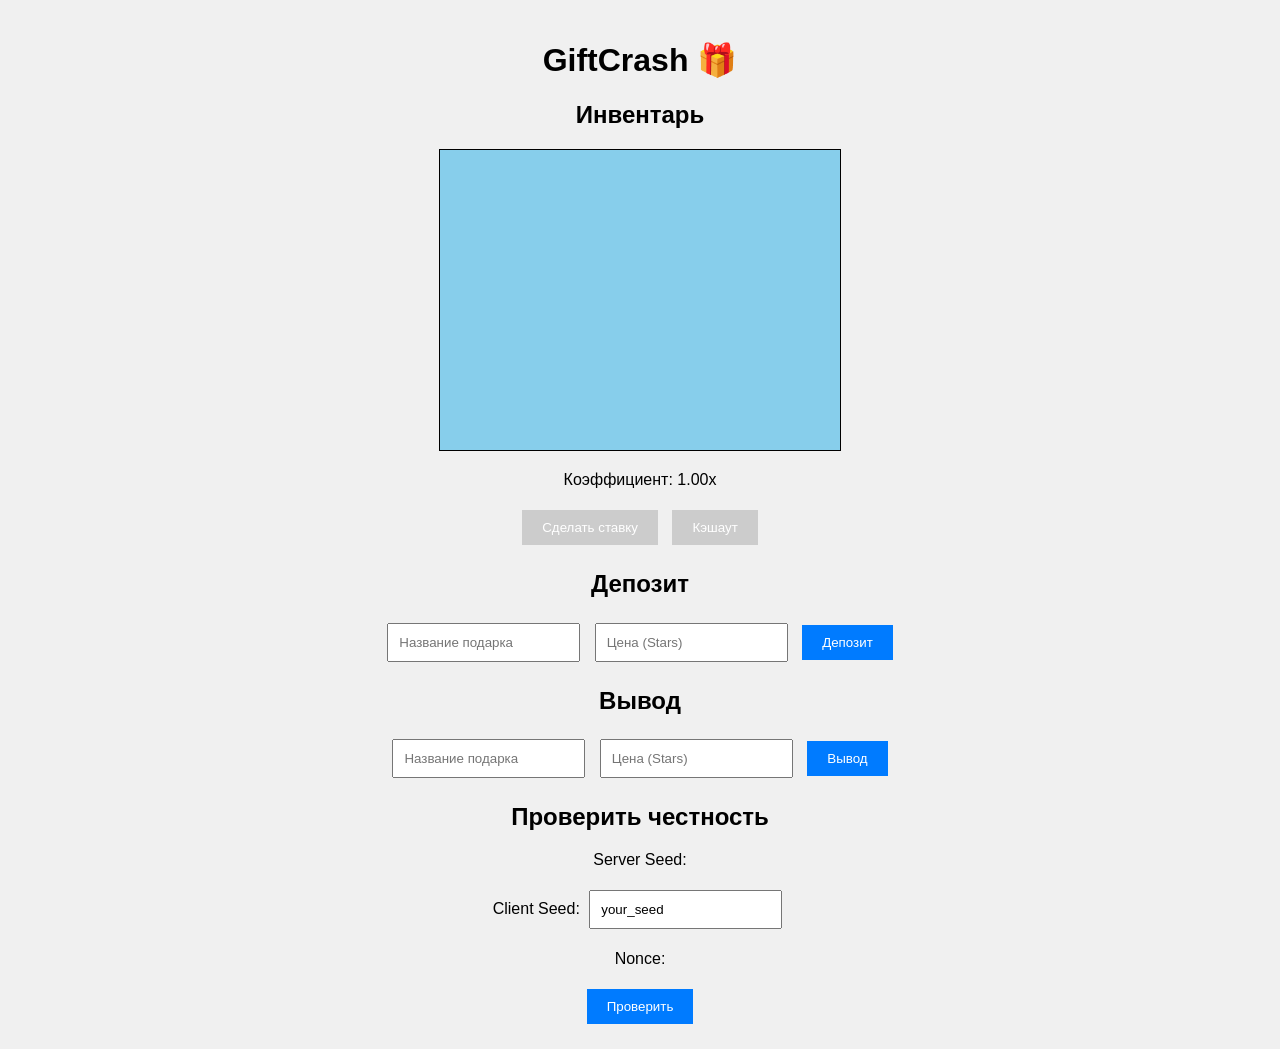
<file: index.html>
<!DOCTYPE html>
<html lang="ru">
<head>
    <meta charset="UTF-8">
    <meta name="viewport" content="width=device-width, initial-scale=1.0">
    <title>GiftCrash Mini App</title>
    <link rel="stylesheet" href="styles.css">
    <script src="https://telegram.org/js/telegram-web-app.js"></script>
</head>
<body>
    <div id="app">
        <h1>GiftCrash 🎁</h1>
        <div id="inventory">
            <h2>Инвентарь</h2>
            <ul id="gift-list"></ul>
        </div>
        <div id="game">
            <canvas id="crash-canvas" width="400" height="300"></canvas>
            <p>Коэффициент: <span id="multiplier">1.00x</span></p>
            <button id="bet-button" disabled>Сделать ставку</button>
            <button id="cashout-button" disabled>Кэшаут</button>
        </div>
        <div id="deposit">
            <h2>Депозит</h2>
            <input type="text" id="gift-name" placeholder="Название подарка">
            <input type="number" id="gift-price" placeholder="Цена (Stars)">
            <button id="deposit-button">Депозит</button>
        </div>
        <div id="withdraw">
            <h2>Вывод</h2>
            <input type="text" id="withdraw-name" placeholder="Название подарка">
            <input type="number" id="withdraw-price" placeholder="Цена (Stars)">
            <button id="withdraw-button">Вывод</button>
        </div>
        <div id="verify">
            <h2>Проверить честность</h2>
            <p>Server Seed: <span id="server-seed"></span></p>
            <p>Client Seed: <input type="text" id="client-seed" value="your_seed"></p>
            <p>Nonce: <span id="nonce"></span></p>
            <button id="verify-button">Проверить</button>
        </div>
    </div>
    <script src="app.js"></script>
</body>
</html>
</file>
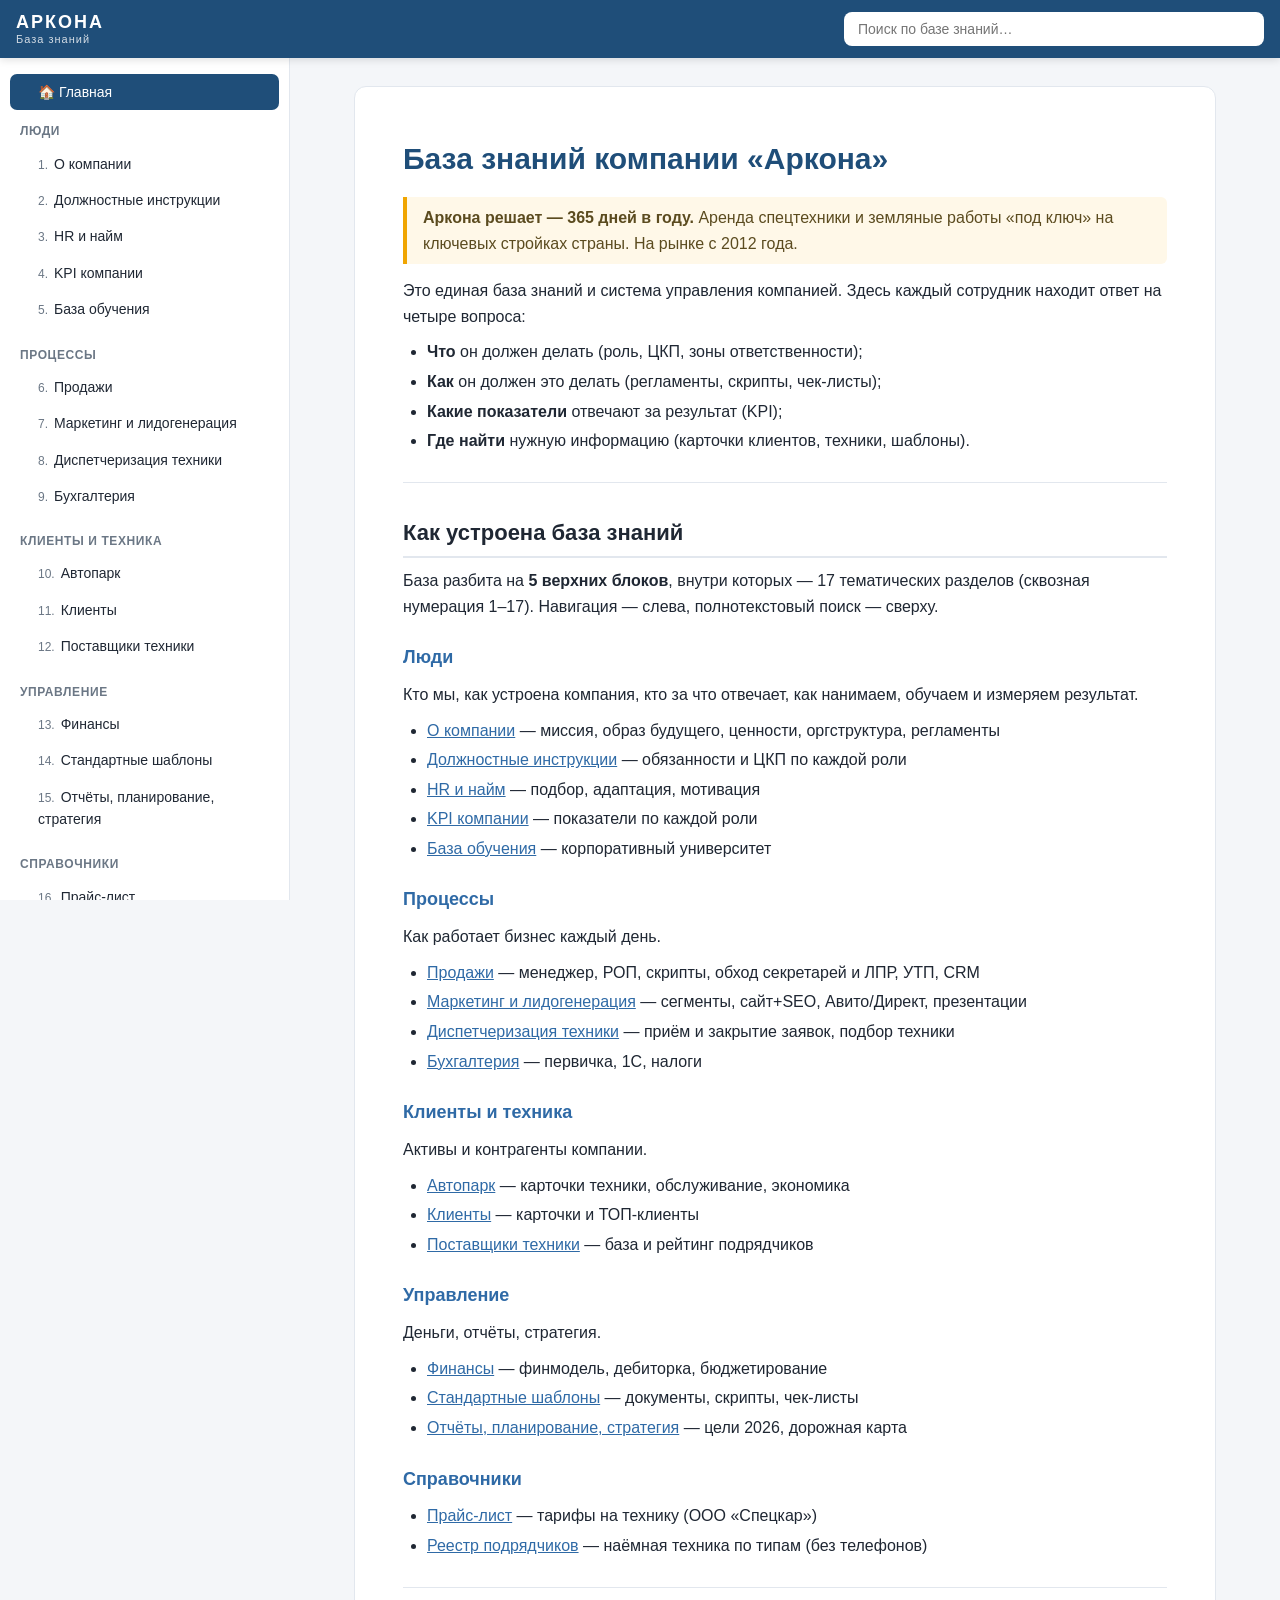
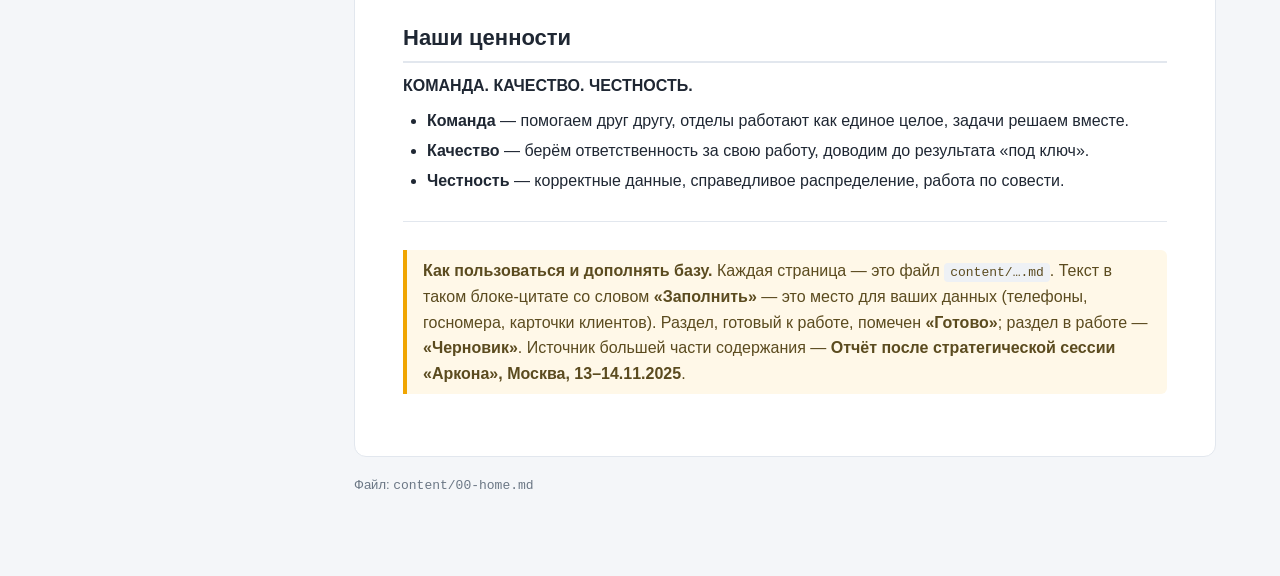
<file: knowledge-base/index.html>
<!DOCTYPE html>
<html lang="ru">
<head>
    <meta charset="UTF-8">
    <meta name="viewport" content="width=device-width, initial-scale=1.0">
    <title>База знаний — Аркона</title>
    <link rel="stylesheet" href="kb.css">
</head>
<body>
    <header id="topbar">
        <button id="menu-toggle" aria-label="Меню">☰</button>
        <a class="brand" href="#home">
            <span class="logo">АРКОНА</span>
            <span class="brand-sub">База знаний</span>
        </a>
        <div class="search-box">
            <input type="search" id="search" placeholder="Поиск по базе знаний…" autocomplete="off">
            <ul id="search-results"></ul>
        </div>
    </header>

    <div id="layout">
        <nav id="sidebar"></nav>
        <main id="content">
            <article id="doc">Загрузка…</article>
            <footer id="doc-footer"></footer>
        </main>
    </div>

    <script src="kb.js"></script>
</body>
</html>
</file>
<file: styles.css>
body {
    font-family: Arial, sans-serif;
    text-align: center;
    background-color: #f0f0f0;
    margin: 0;
    padding: 20px;
}
#app {
    max-width: 600px;
    margin: auto;
}
#crash-canvas {
    border: 1px solid #000;
    background-color: #87ceeb;
}
button {
    padding: 10px 20px;
    margin: 5px;
    background-color: #007bff;
    color: white;
    border: none;
    cursor: pointer;
}
button:disabled {
    background-color: #ccc;
    cursor: not-allowed;
}
input {
    padding: 10px;
    margin: 5px;
}
#gift-list {
    list-style: none;
    padding: 0;
}
#gift-list li {
    padding: 10px;
    background-color: #fff;
    margin: 5px 0;
    border-radius: 5px;
}
</file>
<file: knowledge-base/kb.css>
:root {
    --brand: #1f4e79;
    --brand-light: #2f6aa6;
    --accent: #f0a500;
    --bg: #f4f6f9;
    --panel: #ffffff;
    --text: #1f2733;
    --muted: #6b7785;
    --border: #e2e7ee;
    --sidebar-w: 290px;
    --topbar-h: 58px;
}

* { box-sizing: border-box; }

body {
    margin: 0;
    font-family: -apple-system, "Segoe UI", Roboto, Arial, sans-serif;
    color: var(--text);
    background: var(--bg);
    line-height: 1.6;
}

/* ---------- Topbar ---------- */
#topbar {
    position: fixed;
    top: 0; left: 0; right: 0;
    height: var(--topbar-h);
    background: var(--brand);
    color: #fff;
    display: flex;
    align-items: center;
    gap: 16px;
    padding: 0 16px;
    z-index: 30;
    box-shadow: 0 2px 8px rgba(0,0,0,.12);
}
#menu-toggle {
    display: none;
    background: transparent;
    border: none;
    color: #fff;
    font-size: 22px;
    cursor: pointer;
    padding: 4px 8px;
}
.brand { display: flex; flex-direction: column; text-decoration: none; color: #fff; line-height: 1.1; }
.logo { font-weight: 800; letter-spacing: 2px; font-size: 18px; }
.brand-sub { font-size: 11px; opacity: .8; letter-spacing: 1px; }

.search-box { position: relative; margin-left: auto; width: min(420px, 50vw); }
#search {
    width: 100%;
    padding: 9px 14px;
    border-radius: 8px;
    border: none;
    font-size: 14px;
    outline: none;
}
#search-results {
    position: absolute;
    top: 110%; left: 0; right: 0;
    background: var(--panel);
    color: var(--text);
    list-style: none;
    margin: 0; padding: 6px;
    border-radius: 8px;
    box-shadow: 0 8px 24px rgba(0,0,0,.18);
    max-height: 60vh;
    overflow: auto;
    display: none;
}
#search-results.open { display: block; }
#search-results li { padding: 0; }
#search-results a {
    display: block;
    padding: 8px 10px;
    border-radius: 6px;
    text-decoration: none;
    color: var(--text);
    font-size: 14px;
}
#search-results a:hover, #search-results a.active { background: var(--bg); }
#search-results .sr-section { color: var(--muted); font-size: 12px; }
#search-results .sr-empty { padding: 10px; color: var(--muted); font-size: 13px; }

/* ---------- Layout ---------- */
#layout { display: flex; padding-top: var(--topbar-h); }

#sidebar {
    position: fixed;
    top: var(--topbar-h); bottom: 0; left: 0;
    width: var(--sidebar-w);
    background: var(--panel);
    border-right: 1px solid var(--border);
    overflow-y: auto;
    padding: 16px 10px 40px;
}
.nav-block { margin-bottom: 6px; }
.nav-block > .nav-block-title {
    display: flex; align-items: center; gap: 8px;
    font-size: 12px;
    text-transform: uppercase;
    letter-spacing: .6px;
    color: var(--muted);
    font-weight: 700;
    padding: 12px 10px 4px;
}
.nav-item {
    display: block;
    padding: 7px 10px 7px 28px;
    border-radius: 7px;
    text-decoration: none;
    color: var(--text);
    font-size: 14px;
}
.nav-item:hover { background: var(--bg); }
.nav-item.active { background: var(--brand); color: #fff; }
.nav-item .nav-num { color: var(--muted); font-size: 12px; margin-right: 6px; }
.nav-item.active .nav-num { color: rgba(255,255,255,.75); }

#content {
    margin-left: var(--sidebar-w);
    flex: 1;
    min-width: 0;
    padding: 28px clamp(16px, 5vw, 64px) 80px;
}
#doc {
    background: var(--panel);
    border: 1px solid var(--border);
    border-radius: 12px;
    padding: clamp(20px, 4vw, 48px);
    max-width: 900px;
}
#doc-footer { max-width: 900px; margin-top: 18px; color: var(--muted); font-size: 13px; }

/* ---------- Markdown content ---------- */
#doc h1 { font-size: 30px; margin: 0 0 8px; color: var(--brand); }
#doc h2 { font-size: 22px; margin: 32px 0 10px; padding-bottom: 6px; border-bottom: 2px solid var(--border); }
#doc h3 { font-size: 18px; margin: 24px 0 8px; color: var(--brand-light); }
#doc h4 { font-size: 15px; margin: 18px 0 6px; text-transform: uppercase; letter-spacing: .5px; color: var(--muted); }
#doc p { margin: 10px 0; }
#doc ul, #doc ol { margin: 10px 0; padding-left: 24px; }
#doc li { margin: 4px 0; }
#doc a { color: var(--brand-light); }
#doc code {
    background: #eef1f5;
    padding: 2px 6px;
    border-radius: 4px;
    font-family: "SF Mono", Consolas, monospace;
    font-size: 13px;
}
#doc pre {
    background: #1f2733;
    color: #e6e9ef;
    padding: 14px 16px;
    border-radius: 8px;
    overflow-x: auto;
}
#doc pre code { background: transparent; padding: 0; color: inherit; }
#doc blockquote {
    margin: 14px 0;
    padding: 8px 16px;
    border-left: 4px solid var(--accent);
    background: #fff8e8;
    color: #5b4b1f;
    border-radius: 0 6px 6px 0;
}
#doc hr { border: none; border-top: 1px solid var(--border); margin: 28px 0; }
#doc table {
    border-collapse: collapse;
    width: 100%;
    margin: 16px 0;
    font-size: 14px;
}
#doc th, #doc td {
    border: 1px solid var(--border);
    padding: 9px 12px;
    text-align: left;
    vertical-align: top;
}
#doc th { background: var(--bg); font-weight: 700; }
#doc tr:nth-child(even) td { background: #fafbfc; }

.tag {
    display: inline-block;
    background: var(--accent);
    color: #463500;
    font-size: 11px;
    font-weight: 700;
    padding: 2px 8px;
    border-radius: 20px;
    vertical-align: middle;
}

/* ---------- Cards on home ---------- */
.kb-cards { display: grid; grid-template-columns: repeat(auto-fill, minmax(220px, 1fr)); gap: 14px; margin: 18px 0; }
.kb-card {
    display: block;
    text-decoration: none;
    color: var(--text);
    background: var(--bg);
    border: 1px solid var(--border);
    border-radius: 10px;
    padding: 16px;
    transition: transform .12s, box-shadow .12s;
}
.kb-card:hover { transform: translateY(-2px); box-shadow: 0 6px 18px rgba(0,0,0,.08); }
.kb-card h3 { margin: 0 0 6px; color: var(--brand); font-size: 16px; }
.kb-card p { margin: 0; color: var(--muted); font-size: 13px; }

/* ---------- Mobile ---------- */
#backdrop {
    display: none;
    position: fixed; inset: var(--topbar-h) 0 0 0;
    background: rgba(0,0,0,.4);
    z-index: 19;
}
@media (max-width: 860px) {
    #menu-toggle { display: block; }
    #sidebar {
        transform: translateX(-100%);
        transition: transform .2s;
        z-index: 20;
        width: 280px;
        box-shadow: 4px 0 20px rgba(0,0,0,.15);
    }
    #sidebar.open { transform: translateX(0); }
    #backdrop.open { display: block; }
    #content { margin-left: 0; }
    .brand-sub { display: none; }
}
</file>
